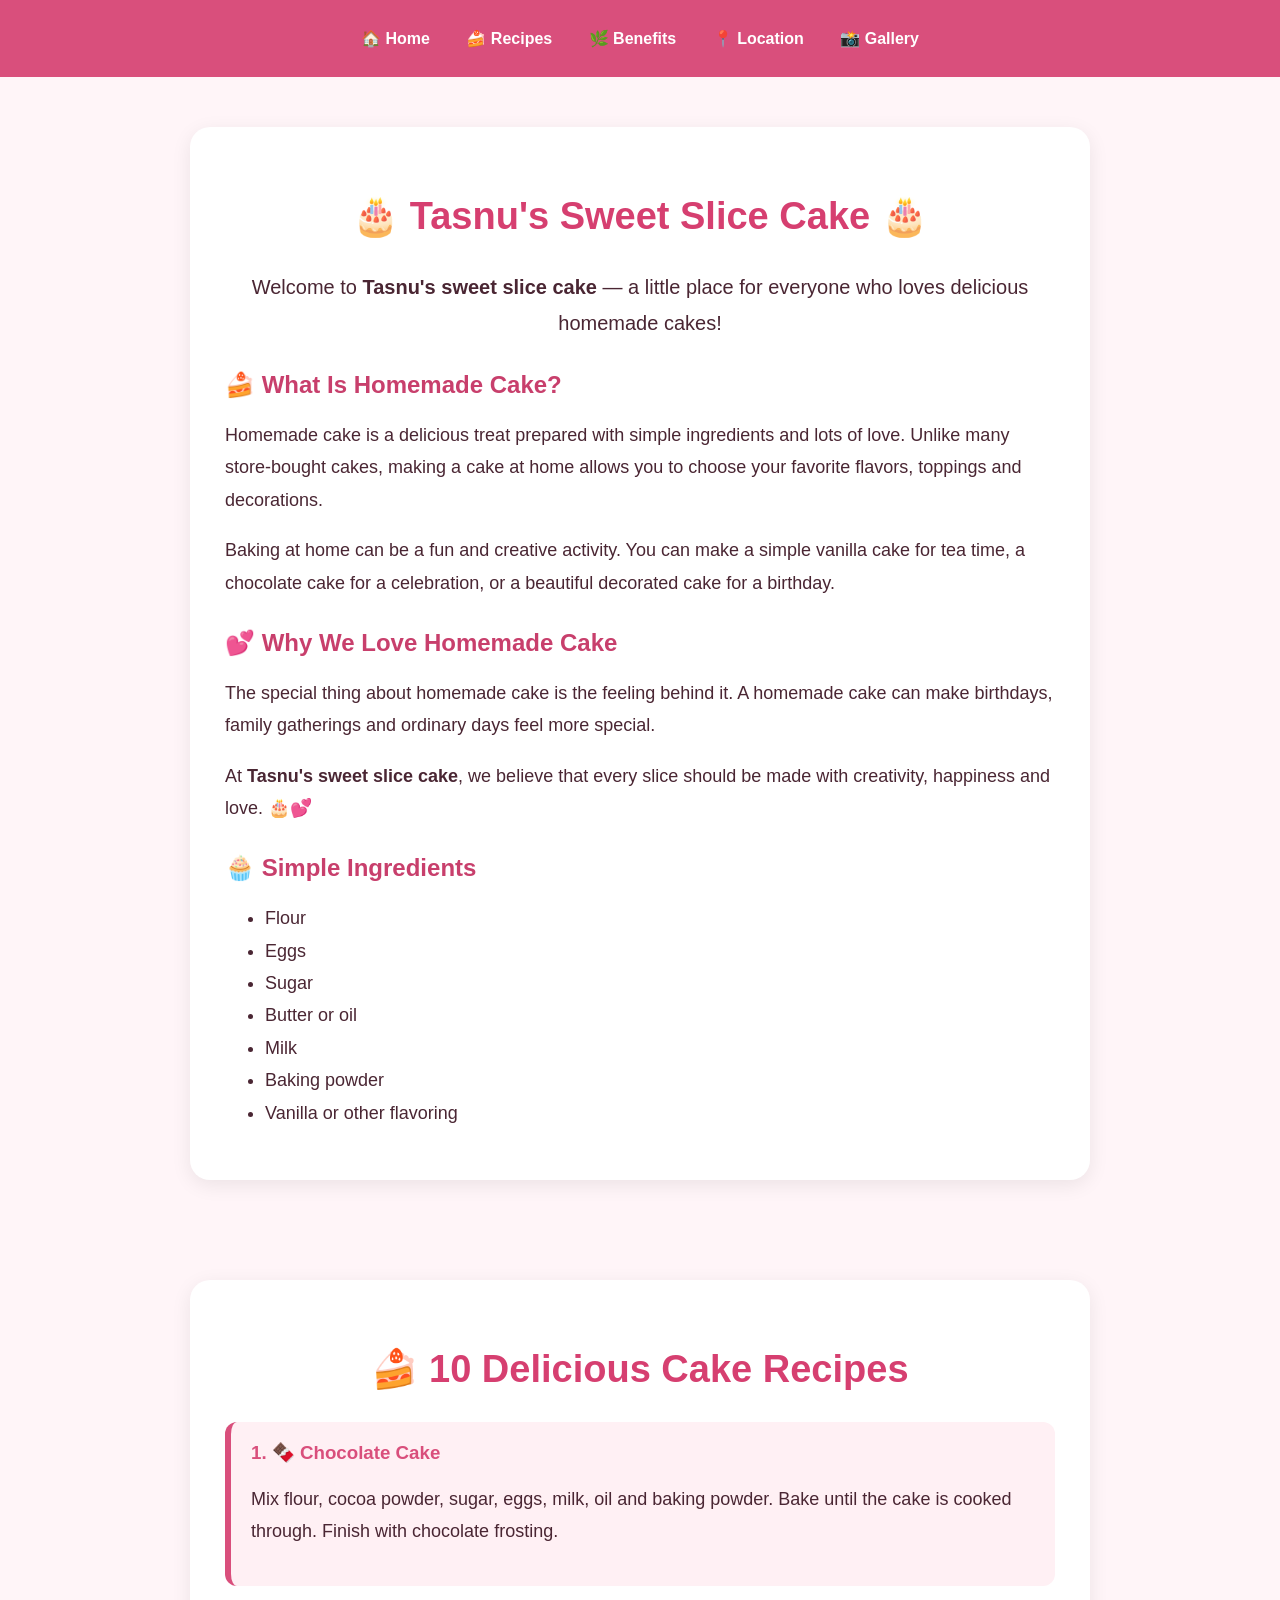
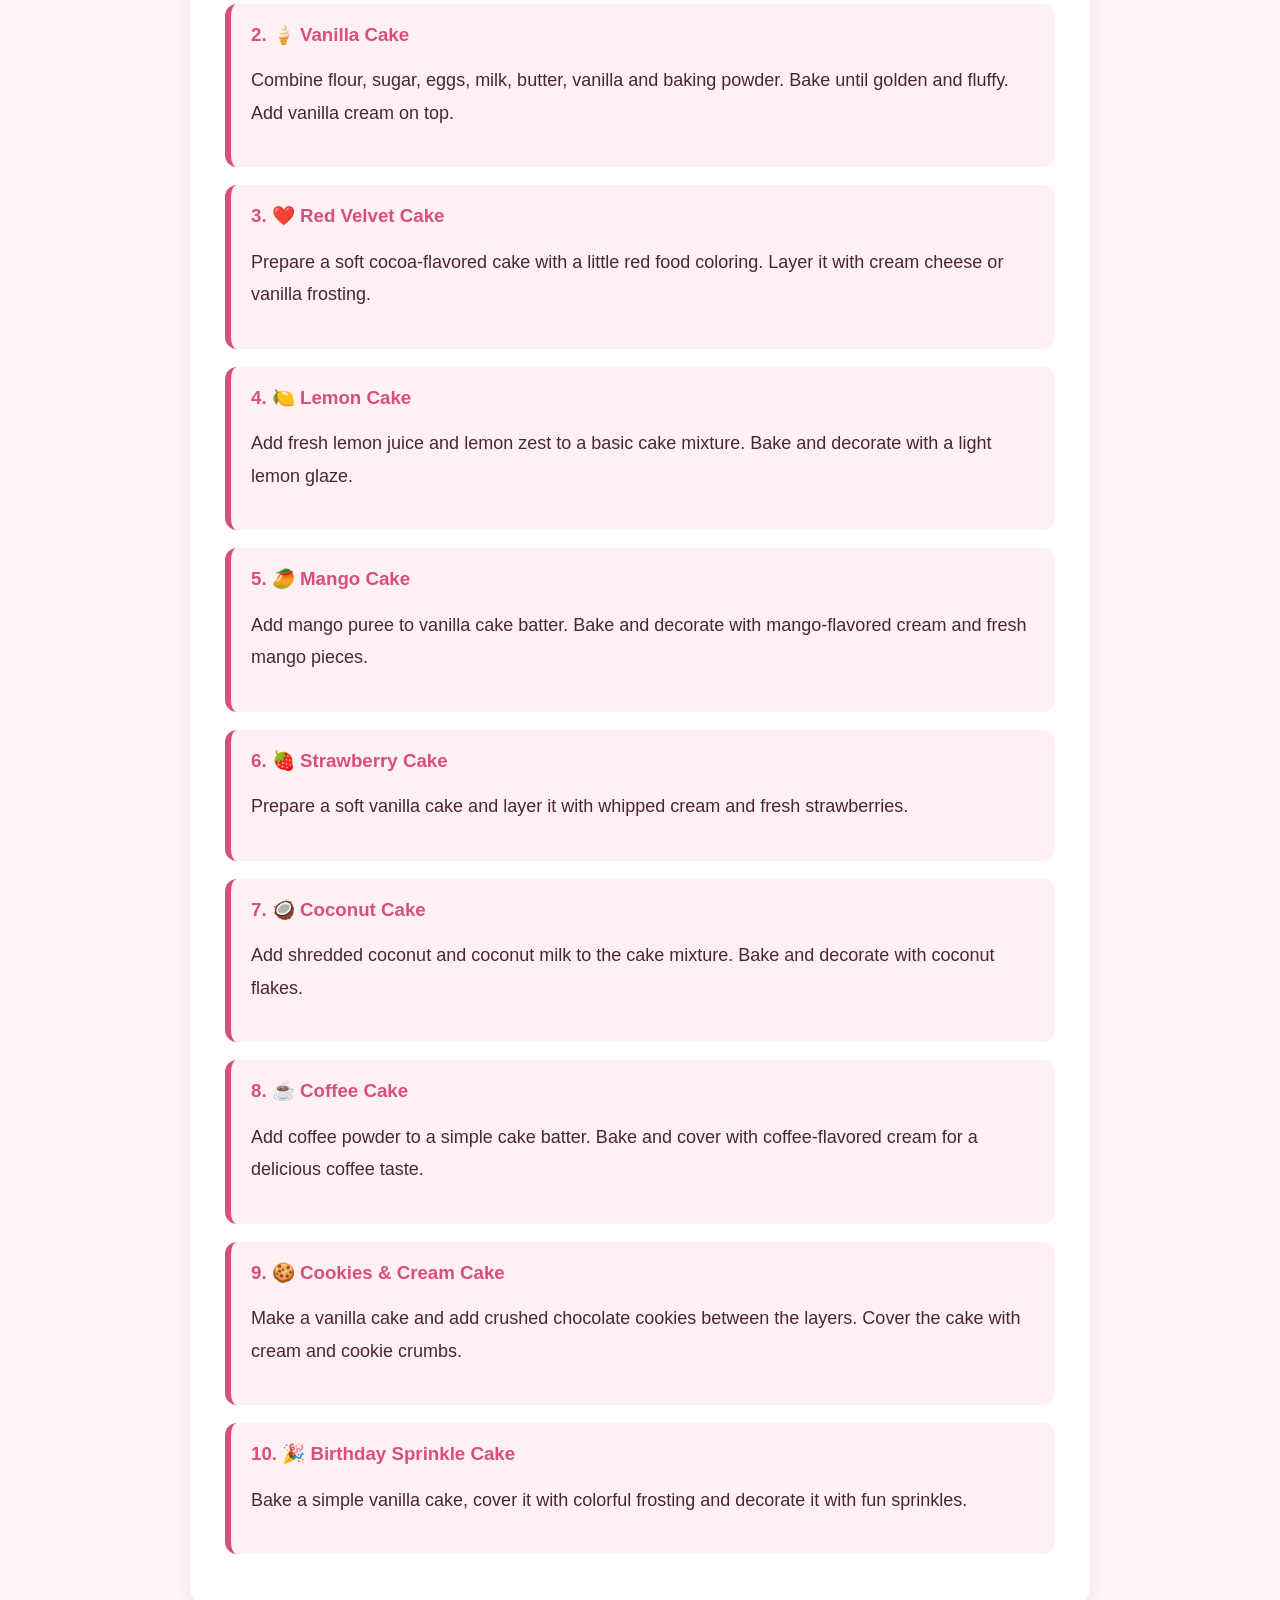
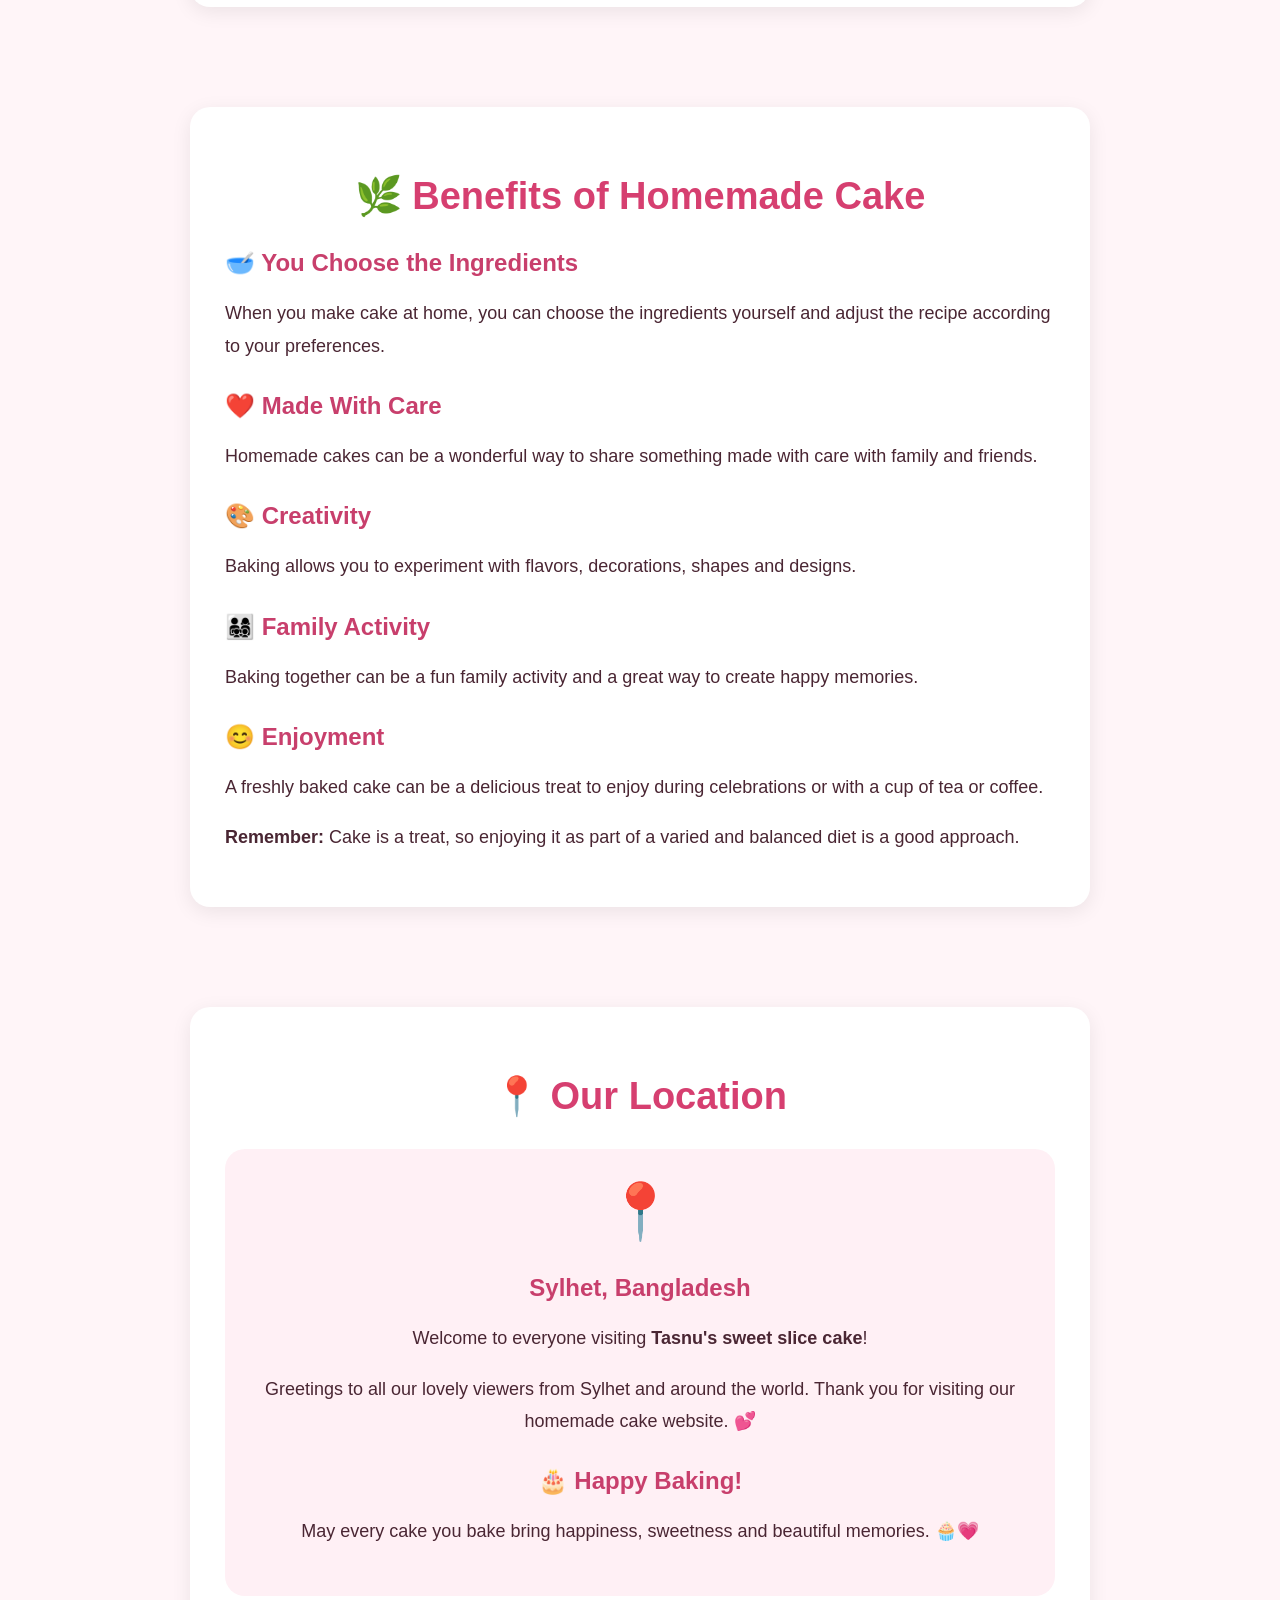
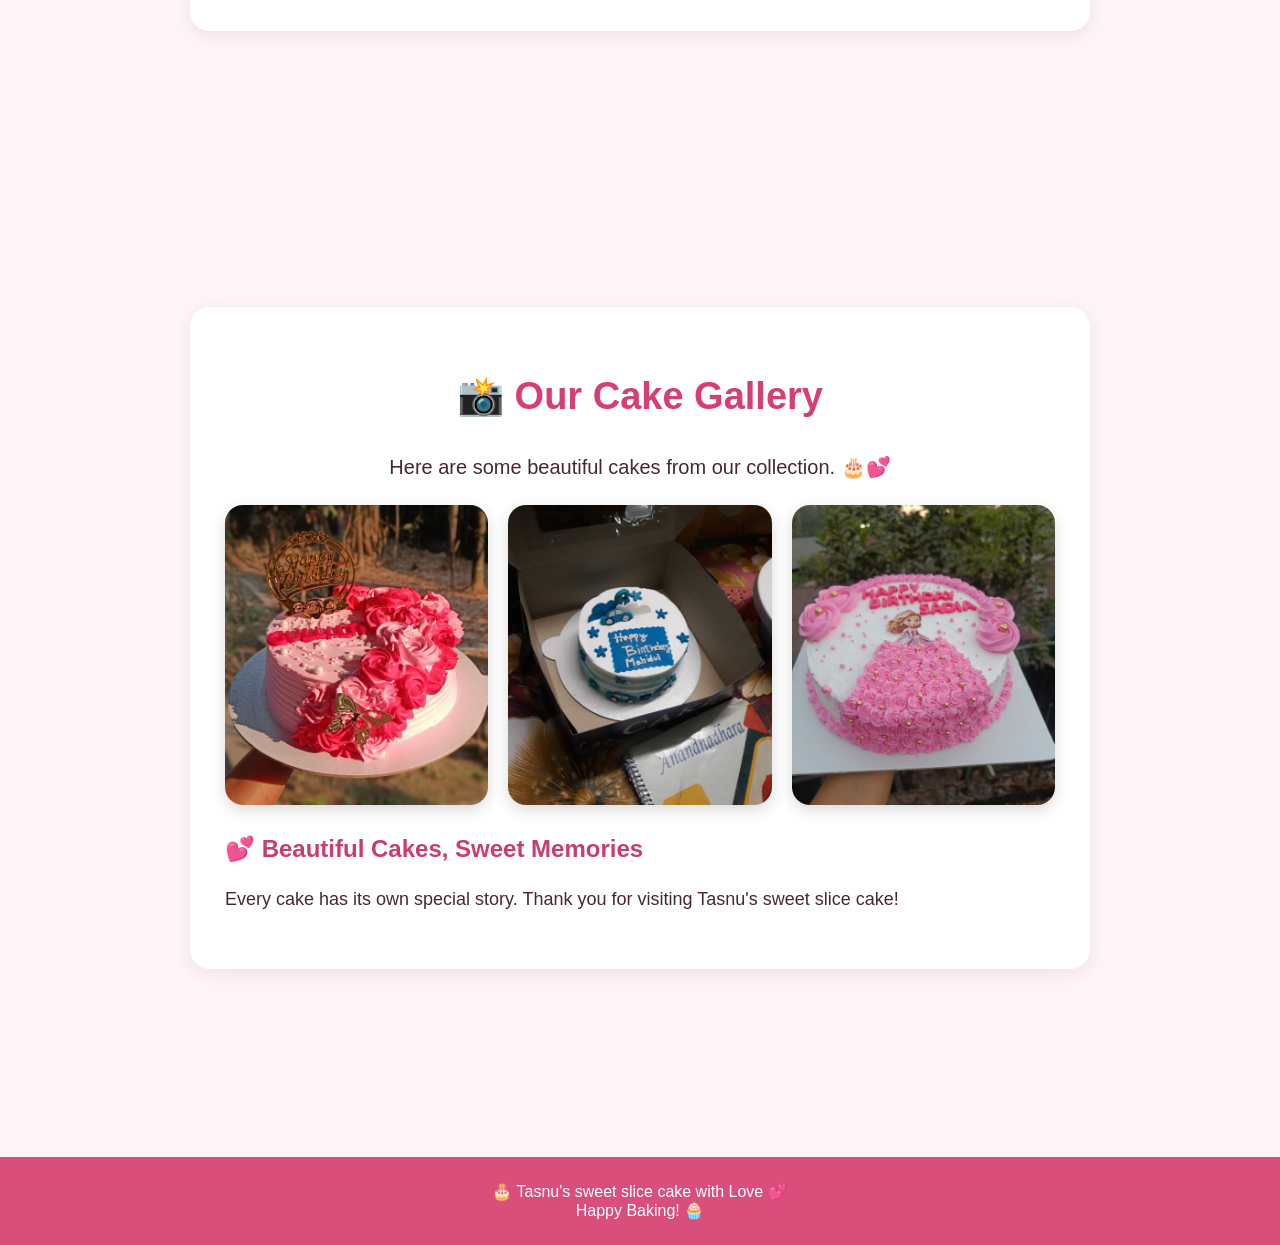
<file: index.html>
<!DOCTYPE html>
<html lang="en">
<head>
<meta charset="UTF-8">
<meta name="viewport" content="width=device-width, initial-scale=1.0">

<title>Tasnu's Sweet Slice Cake</title>

<style>
* {
    box-sizing: border-box;
    scroll-behavior: smooth;
}

body {
    margin: 0;
    font-family: Arial, sans-serif;
    background: #fff5f8;
    color: #4a2633;
}

/* Navigation */
nav {
    background: #d94f7c;
    padding: 15px 8px;
    text-align: center;
    position: sticky;
    top: 0;
    z-index: 1000;
}

nav a {
    color: white;
    text-decoration: none;
    font-weight: bold;
    margin: 6px;
    display: inline-block;
    padding: 8px 10px;
    border-radius: 20px;
}

nav a:hover {
    background: #b93663;
}

/* Sections */
.page {
    min-height: 100vh;
    padding: 50px 20px;
}

.container {
    max-width: 900px;
    margin: auto;
    background: white;
    padding: 35px;
    border-radius: 20px;
    box-shadow: 0 5px 20px rgba(0,0,0,0.08);
}

h1 {
    color: #d63f70;
    text-align: center;
    font-size: 38px;
}

h2 {
    color: #c83f6c;
    margin-top: 30px;
}

h3 {
    color: #d94f7c;
}

p, li {
    font-size: 18px;
    line-height: 1.8;
}

.intro {
    text-align: center;
    font-size: 20px;
}

/* Recipe cards */
.recipe {
    background: #fff0f4;
    padding: 20px;
    margin: 18px 0;
    border-left: 6px solid #d94f7c;
    border-radius: 12px;
}

.recipe h3 {
    margin-top: 0;
}

/* Location */
.location {
    text-align: center;
    background: #fff0f5;
    padding: 30px;
    border-radius: 20px;
}

.location .pin {
    font-size: 55px;
}

/* Gallery */
.gallery {
    display: grid;
    grid-template-columns: repeat(auto-fit, minmax(250px, 1fr));
    gap: 20px;
}

.gallery img {
    width: 100%;
    height: 300px;
    object-fit: cover;
    border-radius: 18px;
    box-shadow: 0 5px 15px rgba(0,0,0,0.15);
}

footer {
    background: #d94f7c;
    color: white;
    text-align: center;
    padding: 25px;
}
</style>
</head>

<body>

<!-- NAVIGATION -->
<nav>
    <a href="#home">🏠 Home</a>
    <a href="#recipes">🍰 Recipes</a>
    <a href="#benefits">🌿 Benefits</a>
    <a href="#location">📍 Location</a>
    <a href="#gallery">📸 Gallery</a>
</nav>


<!-- PAGE 1 -->
<section id="home" class="page">
<div class="container">

<h1>🎂 Tasnu's Sweet Slice Cake 🎂</h1>

<p class="intro">
Welcome to <strong>Tasnu's sweet slice cake</strong> — a little place
for everyone who loves delicious homemade cakes!
</p>

<h2>🍰 What Is Homemade Cake?</h2>

<p>
Homemade cake is a delicious treat prepared with simple ingredients
and lots of love. Unlike many store-bought cakes, making a cake at
home allows you to choose your favorite flavors, toppings and
decorations.
</p>

<p>
Baking at home can be a fun and creative activity. You can make a
simple vanilla cake for tea time, a chocolate cake for a celebration,
or a beautiful decorated cake for a birthday.
</p>

<h2>💕 Why We Love Homemade Cake</h2>

<p>
The special thing about homemade cake is the feeling behind it.
A homemade cake can make birthdays, family gatherings and ordinary
days feel more special.
</p>

<p>
At <strong>Tasnu's sweet slice cake</strong>, we believe that every
slice should be made with creativity, happiness and love. 🎂💕
</p>

<h2>🧁 Simple Ingredients</h2>

<ul>
<li>Flour</li>
<li>Eggs</li>
<li>Sugar</li>
<li>Butter or oil</li>
<li>Milk</li>
<li>Baking powder</li>
<li>Vanilla or other flavoring</li>
</ul>

</div>
</section>


<!-- PAGE 2 -->
<section id="recipes" class="page">
<div class="container">

<h1>🍰 10 Delicious Cake Recipes</h1>

<div class="recipe">
<h3>1. 🍫 Chocolate Cake</h3>
<p>
Mix flour, cocoa powder, sugar, eggs, milk, oil and baking powder.
Bake until the cake is cooked through. Finish with chocolate frosting.
</p>
</div>

<div class="recipe">
<h3>2. 🍦 Vanilla Cake</h3>
<p>
Combine flour, sugar, eggs, milk, butter, vanilla and baking powder.
Bake until golden and fluffy. Add vanilla cream on top.
</p>
</div>

<div class="recipe">
<h3>3. ❤️ Red Velvet Cake</h3>
<p>
Prepare a soft cocoa-flavored cake with a little red food coloring.
Layer it with cream cheese or vanilla frosting.
</p>
</div>

<div class="recipe">
<h3>4. 🍋 Lemon Cake</h3>
<p>
Add fresh lemon juice and lemon zest to a basic cake mixture.
Bake and decorate with a light lemon glaze.
</p>
</div>

<div class="recipe">
<h3>5. 🥭 Mango Cake</h3>
<p>
Add mango puree to vanilla cake batter. Bake and decorate with
mango-flavored cream and fresh mango pieces.
</p>
</div>

<div class="recipe">
<h3>6. 🍓 Strawberry Cake</h3>
<p>
Prepare a soft vanilla cake and layer it with whipped cream and
fresh strawberries.
</p>
</div>

<div class="recipe">
<h3>7. 🥥 Coconut Cake</h3>
<p>
Add shredded coconut and coconut milk to the cake mixture.
Bake and decorate with coconut flakes.
</p>
</div>

<div class="recipe">
<h3>8. ☕ Coffee Cake</h3>
<p>
Add coffee powder to a simple cake batter. Bake and cover with
coffee-flavored cream for a delicious coffee taste.
</p>
</div>

<div class="recipe">
<h3>9. 🍪 Cookies & Cream Cake</h3>
<p>
Make a vanilla cake and add crushed chocolate cookies between the
layers. Cover the cake with cream and cookie crumbs.
</p>
</div>

<div class="recipe">
<h3>10. 🎉 Birthday Sprinkle Cake</h3>
<p>
Bake a simple vanilla cake, cover it with colorful frosting and
decorate it with fun sprinkles.
</p>
</div>

</div>
</section>


<!-- PAGE 3 -->
<section id="benefits" class="page">
<div class="container">

<h1>🌿 Benefits of Homemade Cake</h1>

<h2>🥣 You Choose the Ingredients</h2>

<p>
When you make cake at home, you can choose the ingredients yourself
and adjust the recipe according to your preferences.
</p>

<h2>❤️ Made With Care</h2>

<p>
Homemade cakes can be a wonderful way to share something made with
care with family and friends.
</p>

<h2>🎨 Creativity</h2>

<p>
Baking allows you to experiment with flavors, decorations, shapes
and designs.
</p>

<h2>👨‍👩‍👧‍👦 Family Activity</h2>

<p>
Baking together can be a fun family activity and a great way to
create happy memories.
</p>

<h2>😊 Enjoyment</h2>

<p>
A freshly baked cake can be a delicious treat to enjoy during
celebrations or with a cup of tea or coffee.
</p>

<p>
<strong>Remember:</strong> Cake is a treat, so enjoying it as part
of a varied and balanced diet is a good approach.
</p>

</div>
</section>


<!-- PAGE 4 -->
<section id="location" class="page">
<div class="container">

<h1>📍 Our Location</h1>

<div class="location">

<div class="pin">📍</div>

<h2>Sylhet, Bangladesh</h2>

<p>
Welcome to everyone visiting <strong>Tasnu's sweet slice cake</strong>!
</p>

<p>
Greetings to all our lovely viewers from Sylhet and around the world.
Thank you for visiting our homemade cake website. 💕
</p>

<h2>🎂 Happy Baking!</h2>

<p>
May every cake you bake bring happiness, sweetness and beautiful
memories. 🧁💗
</p>

</div>

</div>
</section>


<!-- PAGE 5 -->
<section id="gallery" class="page">
<div class="container">

<h1>📸 Our Cake Gallery</h1>

<p class="intro">
Here are some beautiful cakes from our collection. 🎂💕
</p>

<div class="gallery">

<img src="cake1.jpg" alt="Beautiful pink birthday cake">

<img src="cake2.jpg" alt="Beautiful decorated birthday cake">

<img src="cake3.jpg" alt="Pink birthday cake">

</div>

<h2>💕 Beautiful Cakes, Sweet Memories</h2>

<p>
Every cake has its own special story. Thank you for visiting
Tasnu's sweet slice cake!
</p>

</div>
</section>


<footer>
🎂 Tasnu's sweet slice cake with Love 💕<br>
Happy Baking! 🧁
</footer>

</body>
</html>
</file>
